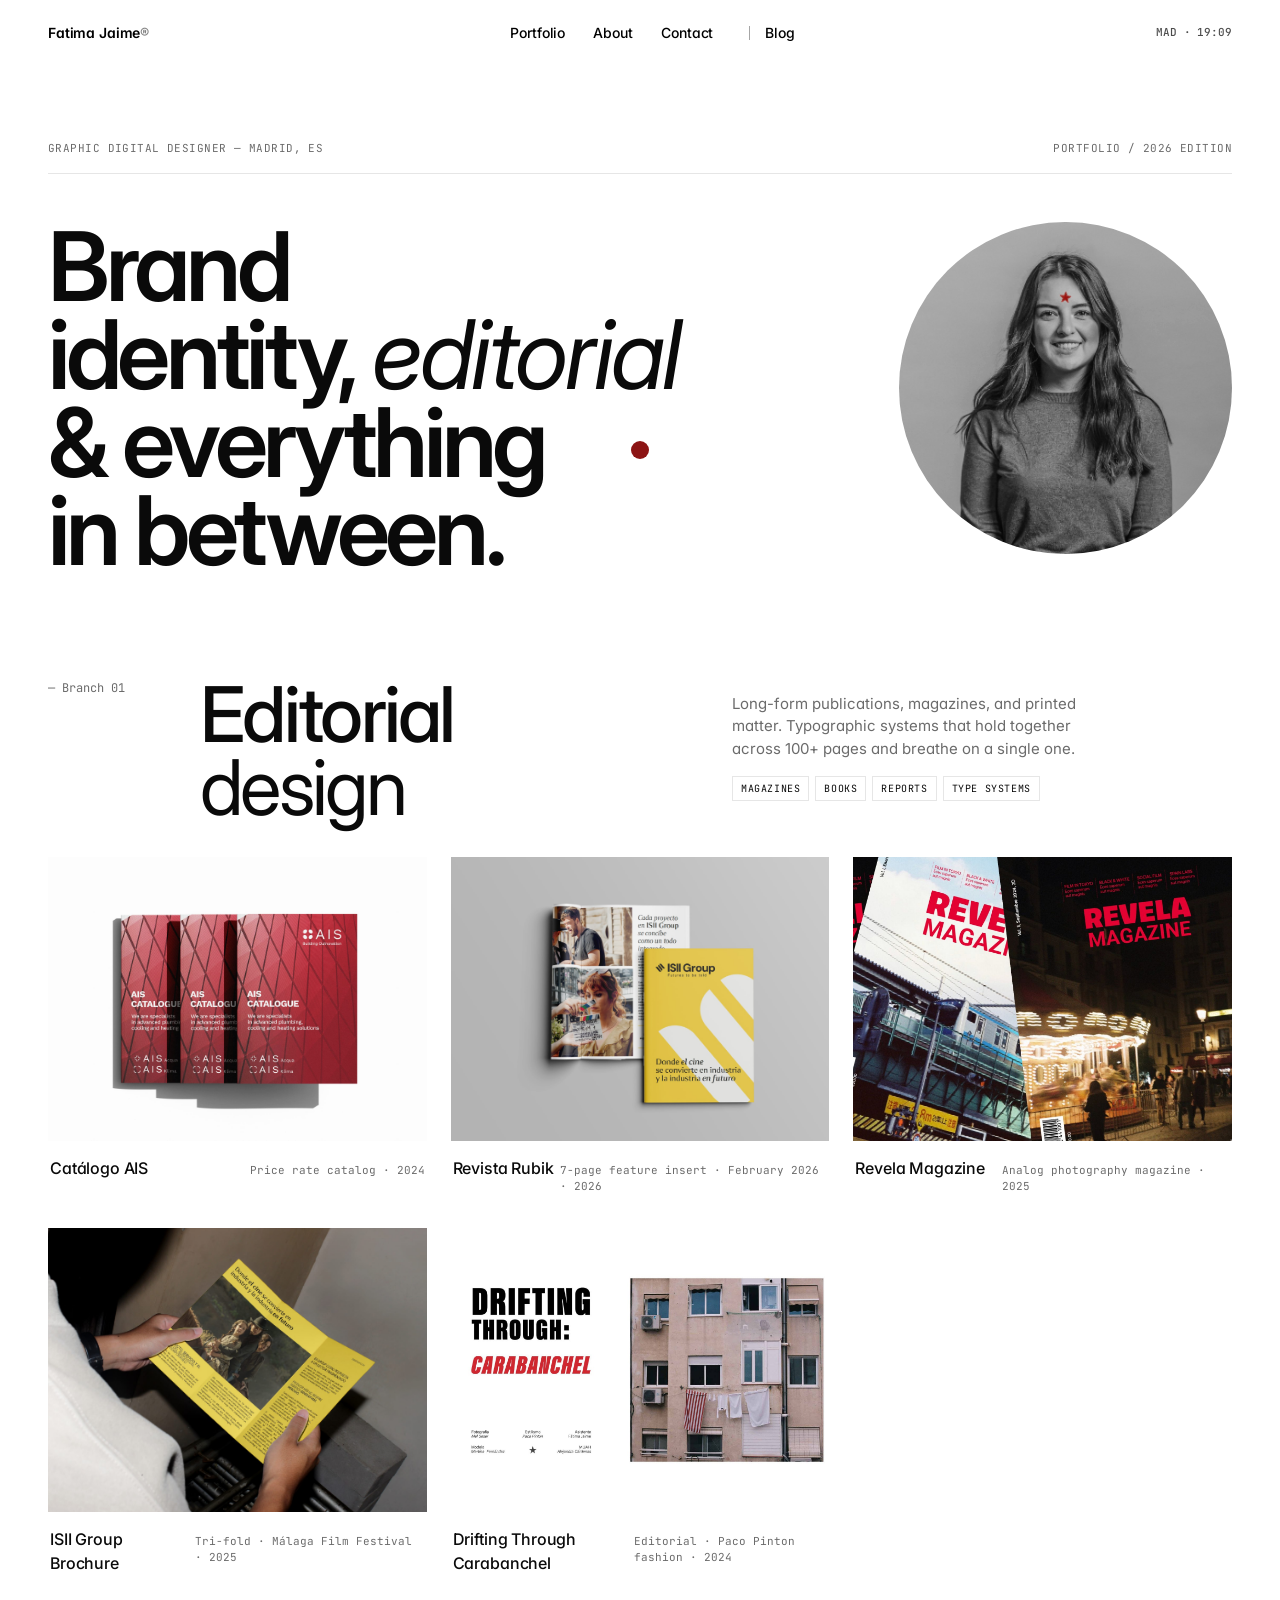
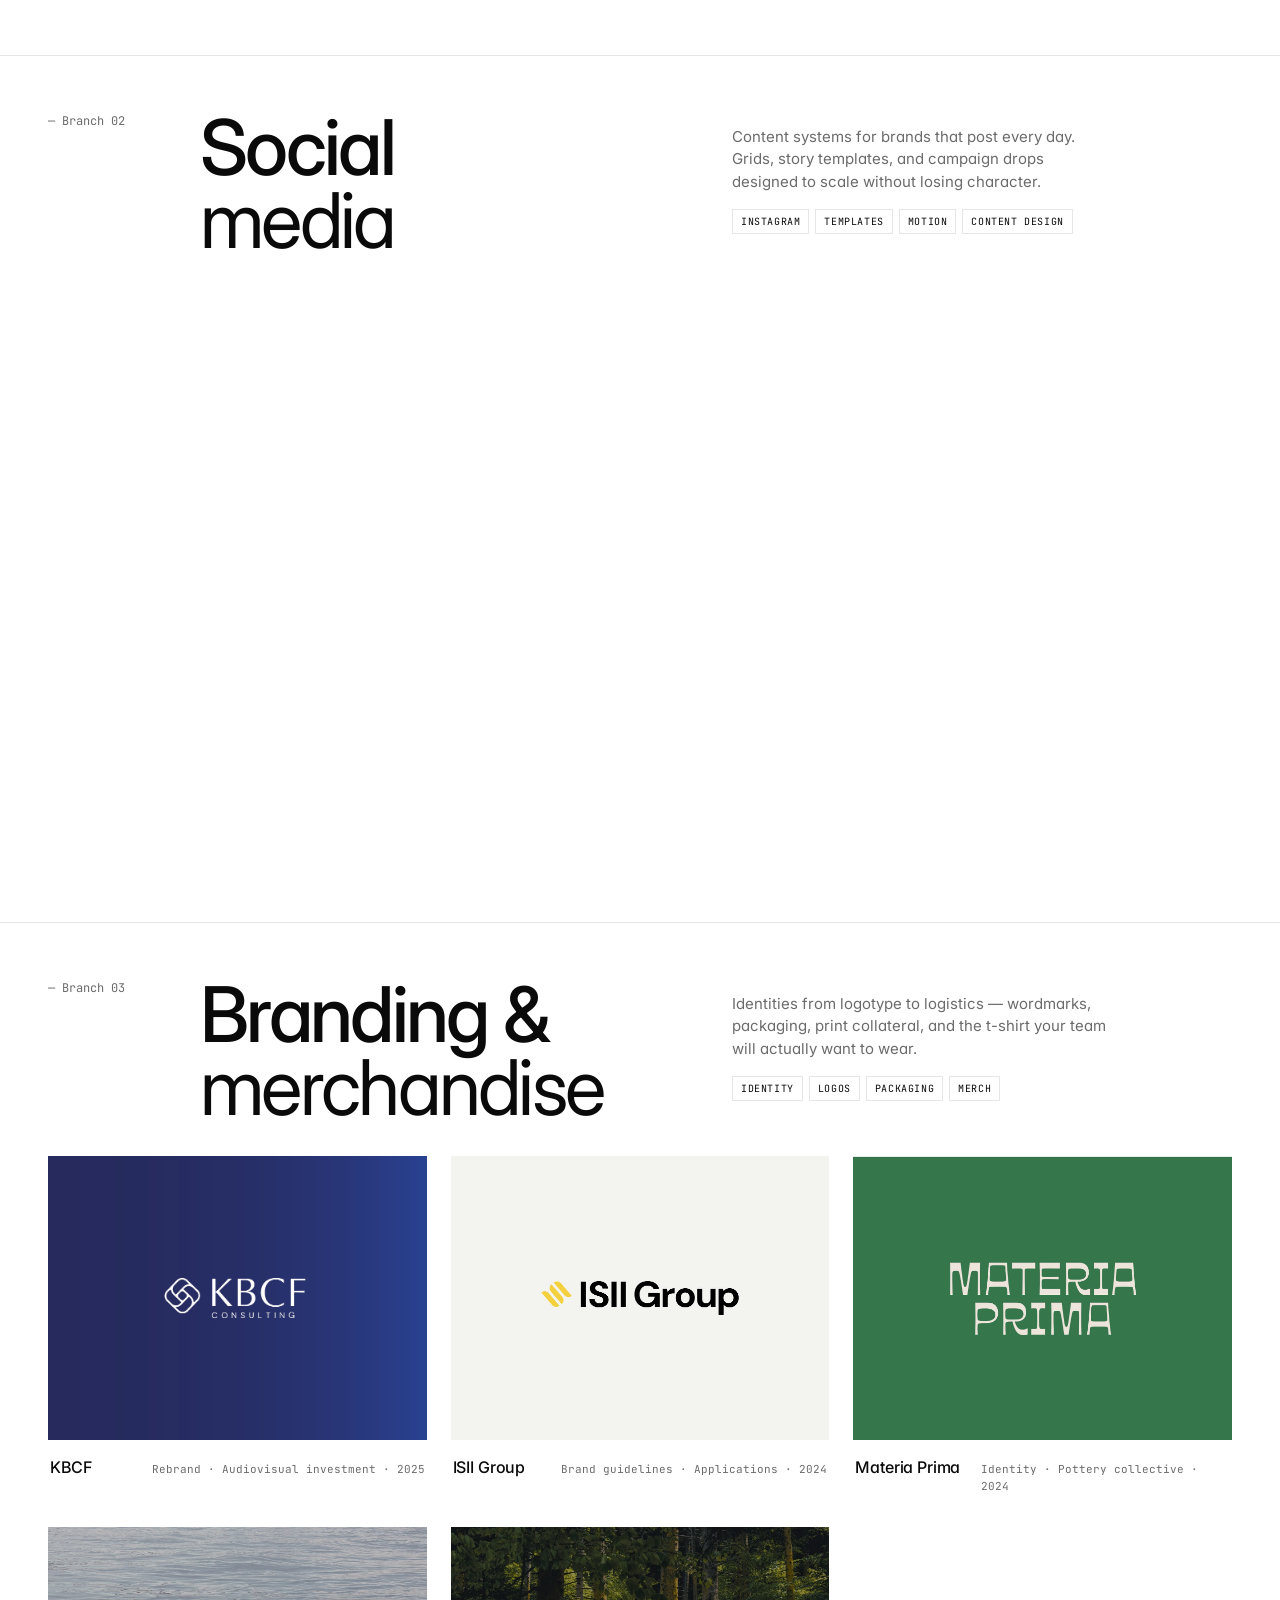
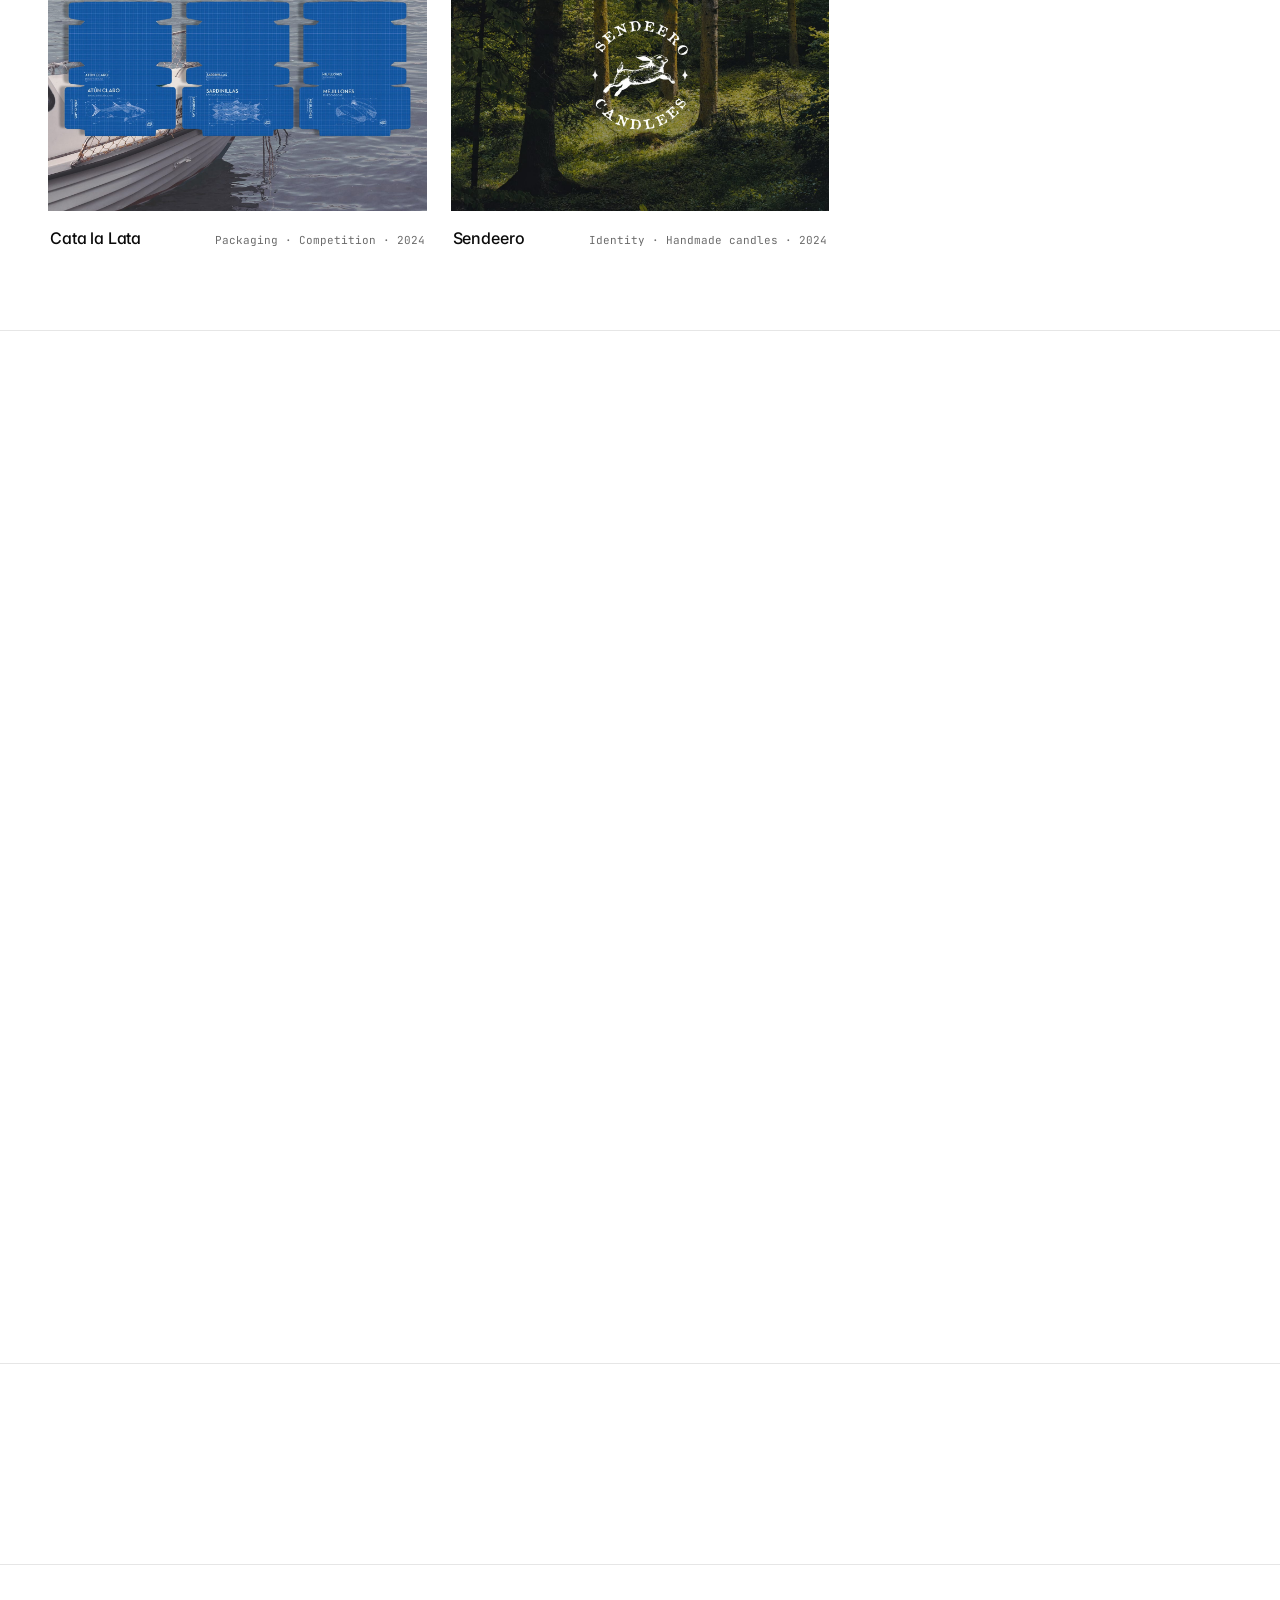
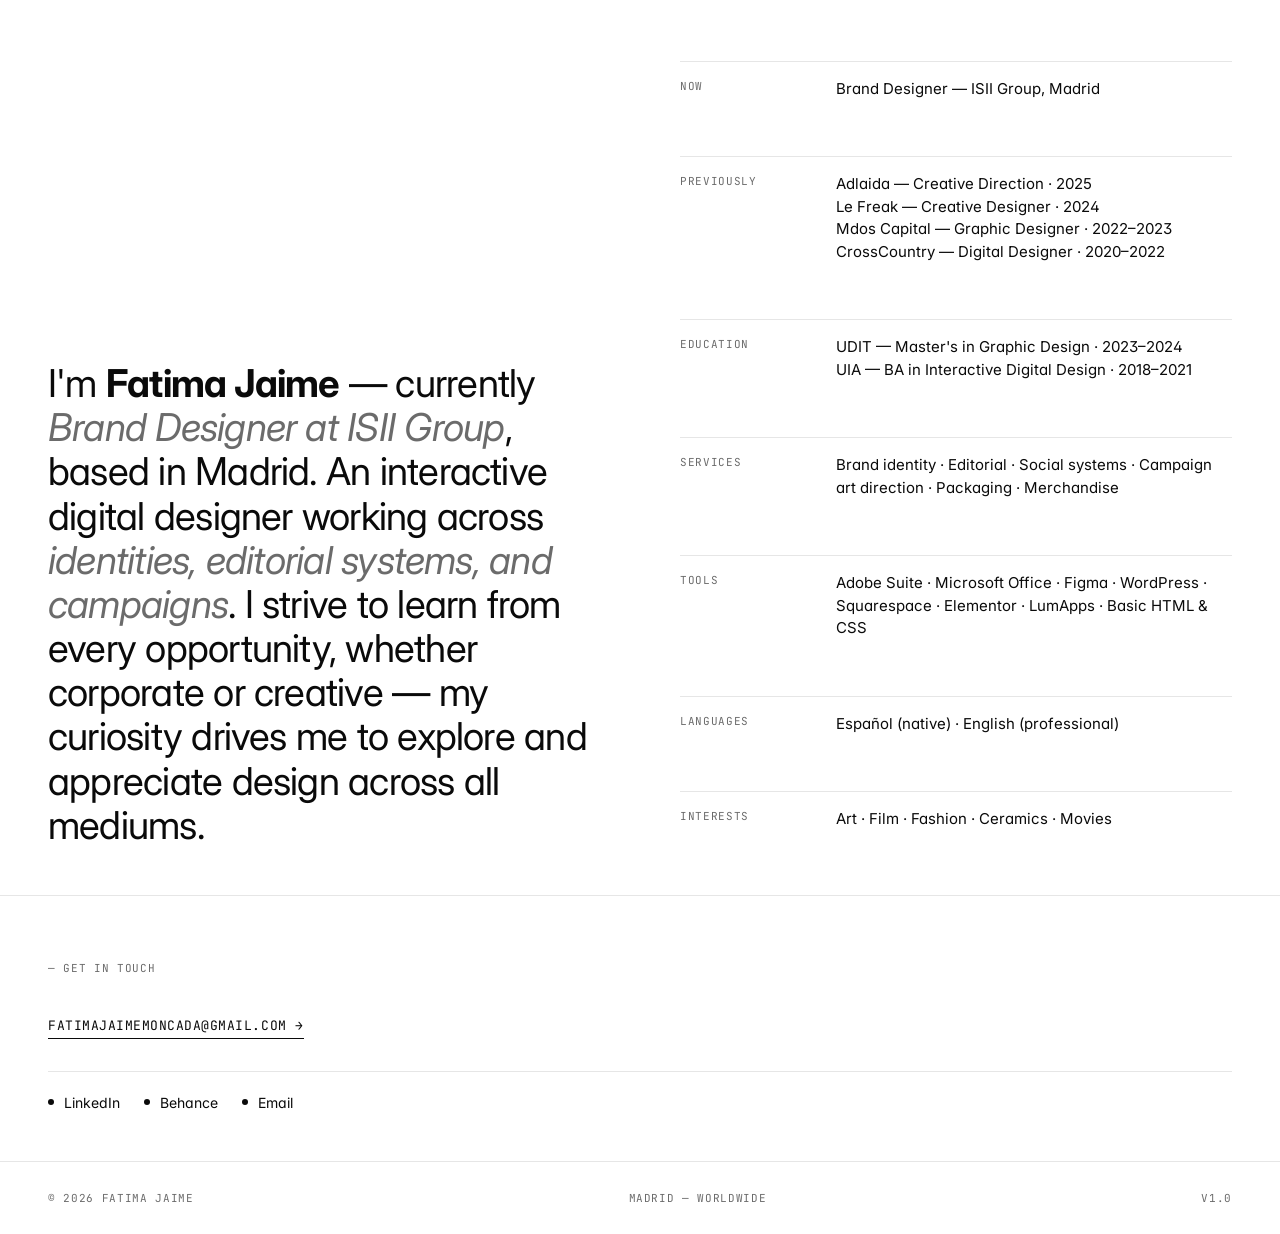
<file: index.html>
<!doctype html>
<html lang="en">
<head>
<meta charset="utf-8" />
<meta name="viewport" content="width=device-width,initial-scale=1" />
<title>Fatima Jaime — Brand Designer</title>
<link rel="preconnect" href="https://fonts.googleapis.com">
<link rel="preconnect" href="https://fonts.gstatic.com" crossorigin>
<link rel="stylesheet" href="https://fonts.googleapis.com/css2?family=Inter:wght@300;400;500;600;700&family=JetBrains+Mono:wght@400;500&display=swap">
<link rel="stylesheet" href="styles.css">
</head>
<body>

<script>
const TWEAKS_DEFAULTS = /*EDITMODE-BEGIN*/{
  "heroStyle": "stacked",
  "workLayout": "uniform",
  "showMarquee": true
}/*EDITMODE-END*/;
</script>

<!-- CUSTOM CURSOR -->
<div class="cursor-dot" id="cursorDot"></div>

<!-- NAV -->
<nav class="nav">
  <a class="brand" href="#top">Fatima Jaime<span style="opacity:.5">®</span></a>
  <div class="links">
    <a href="#work">Portfolio</a>
    <a href="#about">About</a>
    <a href="#contact">Contact</a>
    <a href="blog.html" class="split">Blog</a>
  </div>
  <div class="time" id="clock">MAD · 00:00</div>
</nav>

<!-- HERO -->
<section class="hero" id="top">
  <div class="eyebrow mono" data-reveal>
    <span>Graphic digital designer — Madrid, ES</span>
    <span>Portfolio / 2026 Edition</span>
  </div>

  <h1 class="title" data-reveal id="heroTitle">
    Brand<br/>
    identity, <span class="it">editorial</span><br/>
    &amp; everything<br/>
    in between.
  </h1>

  <div class="portrait" data-reveal>
    <img src="assets/fati.jpg" alt="Fatima Jaime">
  </div>
</section>

<!-- WORK -->
<section id="work">

  <!-- BRANCH: EDITORIAL -->
  <div class="branch" id="editorial">
    <div class="branch-head" data-reveal>
      <span class="idx">— Branch 01</span>
      <h2>Editorial<br/><em>design</em></h2>
      <div class="desc">
        Long-form publications, magazines, and printed matter. Typographic systems that hold together across 100+ pages and breathe on a single one.
        <div class="tags">
          <span>Magazines</span><span>Books</span><span>Reports</span><span>Type systems</span>
        </div>
      </div>
    </div>
    <div class="grid cols-mixed" id="grid-editorial"></div>
  </div>

  <!-- BRANCH: SOCIAL -->
  <div class="branch" id="social">
    <div class="branch-head" data-reveal>
      <span class="idx">— Branch 02</span>
      <h2>Social<br/><em>media</em></h2>
      <div class="desc">
        Content systems for brands that post every day. Grids, story templates, and campaign drops designed to scale without losing character.
        <div class="tags">
          <span>Instagram</span><span>Templates</span><span>Motion</span><span>Content design</span>
        </div>
      </div>
    </div>
    <div class="grid cols-3" id="grid-social"></div>
  </div>

  <!-- BRANCH: BRANDING -->
  <div class="branch" id="branding">
    <div class="branch-head" data-reveal>
      <span class="idx">— Branch 03</span>
      <h2>Branding &amp;<br/><em>merchandise</em></h2>
      <div class="desc">
        Identities from logotype to logistics — wordmarks, packaging, print collateral, and the t-shirt your team will actually want to wear.
        <div class="tags">
          <span>Identity</span><span>Logos</span><span>Packaging</span><span>Merch</span>
        </div>
      </div>
    </div>
    <div class="grid cols-mixed" id="grid-branding"></div>
  </div>

  <!-- BRANCH: CAMPAIGNS -->
  <div class="branch" id="campaigns">
    <div class="branch-head" data-reveal>
      <span class="idx">— Branch 04</span>
      <h2>Campaigns<br/><em>&amp; corporate</em></h2>
      <div class="desc">
        Integrated campaigns that live across OOH, digital, and internal comms. Built to communicate clearly, first — and then to delight.
        <div class="tags">
          <span>Art direction</span><span>OOH</span><span>Decks</span><span>Corporate</span>
        </div>
      </div>
    </div>
    <div class="grid cols-2" id="grid-campaigns"></div>
  </div>

</section>

<!-- INFO STRIP (Currently / Based in / Experience / Tools) -->
<section class="info-strip">
  <div class="col" data-reveal>
    <h5>Currently</h5>
    <p>Available for brand identity, editorial &amp; campaign work — freelance or full-time.</p>
  </div>
  <div class="col" data-reveal>
    <h5>Based in</h5>
    <p>Madrid, Spain<br/>Working worldwide</p>
  </div>
  <div class="col" data-reveal>
    <h5>Experience</h5>
    <p>4 years across studios and in-house teams.</p>
  </div>
  <div class="col" data-reveal>
    <h5>Tools</h5>
    <p>Adobe Suite, InDesign, Figma, a bit of HTML.</p>
  </div>
</section>

<!-- ABOUT -->
<section class="about" id="about">
  <p class="lead" data-reveal>
    I'm <strong>Fatima Jaime</strong> — currently <em>Brand Designer at ISII Group</em>, based in Madrid. An interactive digital designer working across <em>identities, editorial systems, and campaigns</em>. I strive to learn from every opportunity, whether corporate or creative — my curiosity drives me to explore and appreciate design across all mediums.
  </p>
  <div class="side" data-reveal>
    <div class="kv"><h5>Now</h5><p>Brand Designer — ISII Group, Madrid</p></div>
    <div class="kv"><h5>Previously</h5><p>Adlaida — Creative Direction · 2025<br/>Le Freak — Creative Designer · 2024<br/>Mdos Capital — Graphic Designer · 2022–2023<br/>CrossCountry — Digital Designer · 2020–2022</p></div>
    <div class="kv"><h5>Education</h5><p>UDIT — Master's in Graphic Design · 2023–2024<br/>UIA — BA in Interactive Digital Design · 2018–2021</p></div>
    <div class="kv"><h5>Services</h5><p>Brand identity · Editorial · Social systems · Campaign art direction · Packaging · Merchandise</p></div>
    <div class="kv"><h5>Tools</h5><p>Adobe Suite · Microsoft Office · Figma · WordPress · Squarespace · Elementor · LumApps · Basic HTML &amp; CSS</p></div>
    <div class="kv"><h5>Languages</h5><p>Español (native) · English (professional)</p></div>
    <div class="kv"><h5>Interests</h5><p>Art · Film · Fashion · Ceramics · Movies</p></div>
  </div>
</section>

<!-- CONTACT -->
<section class="contact" id="contact">
  <div class="hint" data-reveal>— Get in touch</div>
  <div style="margin-top:8px" data-reveal>
    <a class="mail mono" style="font-size:13px" href="mailto:fatimajaimemoncada@gmail.com">fatimajaimemoncada@gmail.com →</a>
  </div>
  <div class="socials" data-reveal>
    <a href="https://www.linkedin.com/in/fatima-jaime-moncada-629b0825b/" target="_blank" rel="noopener"><span class="dot"></span> LinkedIn</a>
    <a href="https://www.behance.net/upsfatt" target="_blank" rel="noopener"><span class="dot"></span> Behance</a>
    <a href="mailto:fatimajaimemoncada@gmail.com"><span class="dot"></span> Email</a>
  </div>
</section>

<footer>
  <span>© 2026 Fatima Jaime</span>
  <span>Madrid — Worldwide</span>
  <span>v1.0</span>
</footer>

<!-- TWEAKS -->
<div class="tweaks" id="tweaks">
  <h4>Tweaks <button class="x" id="closeTweaks">×</button></h4>
  <div class="row">
    <label>Hero wording</label>
    <select id="tw-hero">
      <option value="stacked">Stacked (default)</option>
      <option value="short">Short & loud</option>
      <option value="quiet">Quiet introduction</option>
    </select>
  </div>
  <div class="row">
    <label>Work grid layout</label>
    <select id="tw-layout">
      <option value="mixed">Mixed asymmetric</option>
      <option value="uniform">Uniform 3-column</option>
      <option value="tall">Tall gallery</option>
    </select>
  </div>
  <div class="row">
    <label>Marquee strip</label>
    <select id="tw-marquee">
      <option value="true">Show</option>
      <option value="false">Hide</option>
    </select>
  </div>
</div>

<!-- LIGHTBOX -->
<div class="lightbox" id="lightbox" aria-hidden="true">
  <div class="lb-meta"></div>
  <div class="lb-stage"></div>
</div>

<script src="portfolio.js"></script>

</body>
</html>
</file>
<file: styles.css>
:root{
  --bg:#ffffff;
  --fg:#0a0a0a;
  --muted:#6b6b6b;
  --hair:#e6e6e6;
  --hair-2:#f2f2f2;
  --max:1440px;
  --pad:48px;
  --ease: cubic-bezier(.2,.7,.2,1);
}
*{box-sizing:border-box;margin:0;padding:0}

/* ---------- CUSTOM CURSOR ---------- */
html, body{cursor:none}
a, button, input, select, textarea, .tile, [role=button]{cursor:none}
.cursor-dot{
  position:fixed;
  top:0;left:0;
  width:18px;height:18px;
  background:#8c1414;
  border-radius:50%;
  pointer-events:none;
  z-index:9999;
  transform:translate3d(-50%,-50%,0);
  transition: width .25s var(--ease), height .25s var(--ease), background .2s var(--ease);
  will-change: transform;
}
.cursor-dot.hover{
  width:44px;height:44px;
  background:#6e0c0c;
}
.cursor-dot.click{
  width:10px;height:10px;
}
@media (hover:none){
  html,body,a,button,.tile{cursor:auto}
  .cursor-dot{display:none}
}
html,body{background:var(--bg);color:var(--fg);-webkit-font-smoothing:antialiased;text-rendering:optimizeLegibility;-webkit-tap-highlight-color:transparent}
body{
  font-family:"Inter","Inter Display",system-ui,sans-serif;
  font-feature-settings:"ss01","cv11";
  font-size:16px;
  line-height:1.5;
  font-weight:400;
  overflow-x:hidden;
  overflow-wrap:break-word;
}
a{color:inherit;text-decoration:none}
img{display:block;max-width:100%}
.mono{font-family:"JetBrains Mono",ui-monospace,monospace;font-size:11px;letter-spacing:.04em;text-transform:uppercase}

/* ---------- NAV ---------- */
.nav{
  position:fixed;top:0;left:0;right:0;z-index:50;
  display:flex;align-items:center;justify-content:space-between;
  padding:22px var(--pad);
  mix-blend-mode:difference;color:#fff;
  font-weight:500;
  letter-spacing:-.005em;
  transition: transform .35s var(--ease);
}
.nav.nav-hidden{transform:translateY(-100%)}
.nav.is-scrolled{
  mix-blend-mode:normal;color:var(--fg);
  background:rgba(255,255,255,.88);
  backdrop-filter:blur(12px);
  -webkit-backdrop-filter:blur(12px);
  border-bottom:1px solid var(--hair);
}
.nav .links{display:flex;gap:28px}
.nav .links a{position:relative;font-size:14px}
.nav .links a::after{
  content:"";position:absolute;left:0;right:0;bottom:-4px;height:1px;background:currentColor;
  transform:scaleX(0);transform-origin:left;transition:transform .5s var(--ease);
}
.nav .links a:hover::after{transform:scaleX(1)}
.nav .links a.is-active::after{transform:scaleX(1)}
.nav .links a.split{margin-left:24px;position:relative}
.nav .links a.split::before{
  content:"";position:absolute;left:-16px;top:50%;
  transform:translateY(-50%);
  width:1px;height:14px;background:currentColor;opacity:.35;
}
.nav .brand{font-weight:600;font-size:14px;letter-spacing:-.01em}
.nav .time{font-family:"JetBrains Mono",monospace;font-size:11px;opacity:.7}

/* ---------- HERO ---------- */
.hero{
  min-height:auto;
  padding:140px var(--pad) 48px;
  display:grid;
  grid-template-columns: minmax(0, 1fr) min(26vw, 340px);
  column-gap:48px;
  row-gap:48px;
  align-items:start;
}
.hero .eyebrow{
  grid-column: 1 / -1;
  display:flex;justify-content:space-between;align-items:baseline;
  color:var(--muted);
  border-bottom:1px solid var(--hair);
  padding-bottom:16px;
}
.hero .title{
  grid-column: 1 / 2;
  font-family:"Inter","Inter Display",sans-serif;
  font-weight:600;
  font-size: clamp(42px, 7.5vw, 126px);
  line-height:.92;
  letter-spacing:-.045em;
  text-wrap:balance;
}
.hero .title .it{font-style:italic;font-weight:400;letter-spacing:-.03em}
.hero .portrait{
  grid-column: 2 / 3;
  grid-row: 2 / 3;
  align-self:start;
  width:100%;
  aspect-ratio: 1/1;
  overflow:hidden;
  border-radius:50%;
  filter: saturate(1.15) contrast(1.02);
}
.hero .portrait img{width:100%;height:100%;object-fit:cover;transition:transform 1.2s var(--ease)}
.hero .portrait:hover img{transform:scale(1.03)}
@media (max-width:900px){
  .hero{grid-template-columns: 1fr}
  .hero .title,.hero .portrait{grid-column:1 / -1}
  .hero .portrait{width:60vw;margin-top:8px}
}

/* ---------- INFO STRIP ---------- */
.info-strip{
  padding:48px var(--pad) 80px;
  display:grid;
  grid-template-columns: 1.2fr .8fr .8fr .8fr;
  gap:32px;
  border-top:1px solid var(--hair);
  align-items:start;
}
.info-strip .col h5{color:var(--muted);font-weight:400;font-size:12px;letter-spacing:.04em;text-transform:uppercase;margin-bottom:10px}
.info-strip .col p{font-size:15px;line-height:1.45;max-width:34ch}
@media (max-width:900px){
  .info-strip{grid-template-columns:1fr 1fr;gap:24px}
}

/* ---------- MARQUEE ---------- */
.marquee{
  border-top:1px solid var(--hair);
  border-bottom:1px solid var(--hair);
  overflow:hidden;
  padding:28px 0;
}
.marquee-track{
  display:flex;gap:64px;
  white-space:nowrap;
  animation: slide 40s linear infinite;
  font-family:"Inter","Inter Display",sans-serif;
  font-weight:500;
  font-size:clamp(26px,3.8vw,56px);
  letter-spacing:-.03em;
}
.marquee-track span{display:inline-flex;align-items:center;gap:64px}
.marquee-track .star{width:.5em;height:.5em;background:var(--fg);border-radius:50%;display:inline-block}
@keyframes slide{from{transform:translateX(0)}to{transform:translateX(-50%)}}

/* ---------- SECTION HEADER ---------- */
.section{padding:120px var(--pad) 80px}
.sec-head{
  display:grid;grid-template-columns: 120px 1fr auto;gap:32px;
  align-items:baseline;
  border-bottom:1px solid var(--hair);
  padding-bottom:28px;margin-bottom:56px;
}
.sec-head .n{font-family:"JetBrains Mono",monospace;font-size:12px;color:var(--muted)}
.sec-head .t{font-size:clamp(36px,5vw,68px);font-weight:500;letter-spacing:-.035em;line-height:1}
.sec-head .t em{font-weight:400}
.sec-head .c{font-family:"JetBrains Mono",monospace;font-size:11px;color:var(--muted);text-transform:uppercase;letter-spacing:.06em}

/* ---------- BRANCH (work section) ---------- */
.branch + .branch{border-top:1px solid var(--hair)}
.branch-head{
  display:grid;grid-template-columns: 120px 1fr 1fr;gap:32px;
  padding:56px var(--pad) 32px;
  align-items:start;
}
.branch-head .idx{font-family:"JetBrains Mono",monospace;font-size:12px;color:var(--muted)}
.branch-head h2{
  font-weight:500;letter-spacing:-.035em;line-height:.95;
  font-size:clamp(40px,6vw,96px);
}
.branch-head h2 em{font-weight:400;font-style:normal}
.branch-head .desc{max-width:42ch;color:var(--muted);font-size:15px;line-height:1.5;padding-top:14px}
.branch-head .desc .tags{margin-top:16px;display:flex;flex-wrap:wrap;gap:6px}
.branch-head .desc .tags span{
  font-family:"JetBrains Mono",monospace;font-size:10px;
  padding:4px 8px;border:1px solid var(--hair);color:var(--fg);
  text-transform:uppercase;letter-spacing:.06em;
}

.grid{
  display:grid;gap:24px;
  padding:0 var(--pad) 80px;
}
.grid.cols-2{grid-template-columns:repeat(2,1fr)}
.grid.cols-3{grid-template-columns:repeat(3,1fr)}
.grid.cols-mixed{grid-template-columns:repeat(6,1fr)}
.grid.cols-mixed .tile.w2{grid-column:span 2}
.grid.cols-mixed .tile.w3{grid-column:span 3}
.grid.cols-mixed .tile.w4{grid-column:span 4}
.grid.cols-mixed .tile.w6{grid-column:span 6}
@media (max-width:900px){
  .grid.cols-2,.grid.cols-3,.grid.cols-mixed{grid-template-columns:1fr}
  .grid.cols-mixed .tile.w2,.grid.cols-mixed .tile.w3,.grid.cols-mixed .tile.w4,.grid.cols-mixed .tile.w6{grid-column:auto}
}

.tile{
  position:relative;
  display:block;
  overflow:hidden;
  cursor:pointer;
}
.tile .media{
  position:relative;
  width:100%;
  aspect-ratio: 4/3;
  background: var(--hair-2);
  overflow:hidden;
}
.tile.tall .media{aspect-ratio: 3/4}
.tile.wide .media{aspect-ratio: 16/9}
.tile.square .media{aspect-ratio: 1/1}
#grid-editorial .tile .media{aspect-ratio: 4/3 !important}
#grid-social .tile .media{aspect-ratio: 16/9 !important; background:#f5f2ee}
#grid-social .tile .media img{object-fit:cover}
.tile .media svg,
.tile .media img,
.tile .media video{width:100%;height:100%;display:block;object-fit:cover;transition: transform 1s var(--ease)}
.tile:hover .media svg,
.tile:hover .media img,
.tile:hover .media video{transform:scale(1.03)}
.tile .cap{
  display:flex;justify-content:space-between;align-items:baseline;
  padding:14px 2px 0;
  border-top:1px solid transparent;
}
.tile .cap h3{font-weight:500;font-size:16px;letter-spacing:-.01em}
.tile .cap .yr{font-family:"JetBrains Mono",monospace;font-size:11px;color:var(--muted)}
.tile .cap .arr{
  display:inline-block;transform:translateX(-6px);opacity:0;
  transition:transform .5s var(--ease),opacity .5s var(--ease);
  margin-left:8px;
}
.tile:hover .cap .arr{transform:translateX(0);opacity:1}

/* Placeholder textures */
.ph{width:100%;height:100%}
.ph-label{
  position:absolute;left:16px;bottom:16px;
  font-family:"JetBrains Mono",monospace;font-size:10px;
  background:rgba(255,255,255,.9);padding:4px 8px;
  text-transform:uppercase;letter-spacing:.06em;color:var(--fg);
}

/* ---------- ABOUT ---------- */
.about{
  padding:96px var(--pad) 48px;
  display:grid;grid-template-columns: 1fr 1fr; gap:80px;
  border-top:1px solid var(--hair);
  align-items:end;
}
.about .lead{
  font-size:clamp(28px,3vw,44px);
  font-weight:400;
  letter-spacing:-.02em;
  line-height:1.15;
  text-wrap:balance;
}
.about .lead em{font-weight:400;color:var(--muted)}
.about .side{display:flex;flex-direction:column;gap:40px}
.about .kv{display:grid;grid-template-columns: 140px 1fr;gap:16px;padding:16px 0;border-top:1px solid var(--hair)}
.about .kv h5{font-family:"JetBrains Mono",monospace;font-size:11px;text-transform:uppercase;letter-spacing:.06em;color:var(--muted);font-weight:400}
.about .kv p{font-size:15px;line-height:1.5}
@media (max-width:900px){.about{grid-template-columns:1fr;gap:40px}}

/* ---------- CONTACT ---------- */
.contact{
  padding:64px var(--pad) 48px;
  border-top:1px solid var(--hair);
  text-align:left;
}
.contact .hint{font-family:"JetBrains Mono",monospace;font-size:11px;color:var(--muted);text-transform:uppercase;letter-spacing:.06em;margin-bottom:32px}
.contact h2{
  font-size:clamp(60px,12vw,220px);
  font-weight:500;letter-spacing:-.045em;line-height:.9;
}
.contact h2 em{font-weight:400;font-style:italic}
.contact .mail{
  display:inline-flex;align-items:center;gap:8px;
  border-bottom:1px solid var(--fg);
  padding-bottom:2px;margin-top:8px;
  transition:padding .3s var(--ease);
}
.contact .mail:hover{padding-right:14px}
.contact .socials{
  margin-top:32px;display:flex;gap:24px;flex-wrap:wrap;
  padding-top:20px;border-top:1px solid var(--hair);
}
.contact .socials a{
  display:flex;align-items:center;gap:10px;font-size:14px;
}
.contact .socials a .dot{width:6px;height:6px;background:var(--fg);border-radius:50%}

/* ---------- FOOTER ---------- */
footer{
  padding:28px var(--pad);
  border-top:1px solid var(--hair);
  display:flex;justify-content:space-between;align-items:center;
  color:var(--muted);
  font-family:"JetBrains Mono",monospace;font-size:11px;
  text-transform:uppercase;letter-spacing:.06em;
}

/* ---------- REVEAL ---------- */
[data-reveal]{
  opacity:0;transform:translateY(24px);
  transition: opacity .9s var(--ease), transform .9s var(--ease);
}
[data-reveal].in{opacity:1;transform:none}

/* ---------- TWEAKS PANEL ---------- */
.tweaks{
  position:fixed;right:16px;bottom:16px;z-index:100;
  background:#fff;border:1px solid var(--fg);
  padding:16px;width:280px;
  font-family:"JetBrains Mono",monospace;font-size:11px;
  display:none;
}
.tweaks.open{display:block}
.tweaks h4{text-transform:uppercase;letter-spacing:.08em;font-weight:500;margin-bottom:14px;display:flex;justify-content:space-between;align-items:center}
.tweaks .row{margin-bottom:12px}
.tweaks .row label{display:block;color:var(--muted);margin-bottom:6px;text-transform:uppercase;letter-spacing:.06em}
.tweaks select,.tweaks input[type=text]{
  width:100%;padding:6px 8px;border:1px solid var(--hair);font-family:inherit;font-size:11px;background:#fff;
}
.tweaks button.x{background:none;border:none;cursor:pointer;font-family:inherit;font-size:14px}

/* ---------- BLOG PAGE — Design Scroll of the Month ---------- */
/* Standalone-page hero (no portrait, simpler than .hero) */
.blog-page-head{
  padding:140px var(--pad) 48px;
  display:flex;flex-direction:column;gap:32px;
  border-bottom:1px solid var(--hair);
}
.blog-page-head .eyebrow{
  display:flex;justify-content:space-between;align-items:baseline;gap:16px;
  color:var(--muted);
  border-bottom:1px solid var(--hair);
  padding-bottom:16px;
}
.blog-page-head h1{
  font-family:"Inter","Inter Display",sans-serif;
  font-weight:500;
  font-size: clamp(42px, 7.5vw, 110px);
  line-height:.95;
  letter-spacing:-.04em;
  text-wrap:balance;
}
.blog-page-head h1 em{font-weight:400;font-style:italic;color:var(--muted)}
.blog-page-head .blog-page-intro{
  font-size:clamp(17px,1.6vw,21px);
  color:var(--muted);
  max-width:64ch;
  line-height:1.5;
}

/* Language toggle: only the matching language shows */
[data-lang-text]{display:none}
html[data-blog-lang="es"] [data-lang-text="es"]{display:inline}
html[data-blog-lang="en"] [data-lang-text="en"]{display:inline}
.blog-controls{
  display:flex;justify-content:space-between;align-items:center;gap:16px;
  padding:32px var(--pad);flex-wrap:wrap;
  border-bottom:1px solid var(--hair);
}
.blog-month-picker{display:inline-flex;align-items:center;gap:14px}
.blog-controls label{
  font-family:"JetBrains Mono",monospace;font-size:11px;
  text-transform:uppercase;letter-spacing:.06em;color:var(--muted);
}
.lang-toggle{
  display:inline-flex;align-items:stretch;
  border:1px solid var(--fg);
  font-family:"JetBrains Mono",monospace;font-size:11px;
  text-transform:uppercase;letter-spacing:.06em;
}
.lang-toggle button{
  background:none;border:none;font:inherit;color:var(--fg);
  padding:7px 14px;cursor:none;
  text-transform:inherit;letter-spacing:inherit;
  border-right:1px solid var(--fg);
  transition: background .2s var(--ease), color .2s var(--ease);
}
.lang-toggle button:last-child{border-right:none}
.lang-toggle button.active{background:var(--fg);color:#fff}
.lang-toggle button:not(.active):hover{background:var(--hair-2)}
.blog-controls select{
  font-family:"JetBrains Mono",monospace;font-size:12px;
  padding:8px 36px 8px 14px;
  border:1px solid var(--fg);background:#fff;color:var(--fg);
  text-transform:uppercase;letter-spacing:.04em;
  cursor:none;appearance:none;-webkit-appearance:none;
  background-image:url("data:image/svg+xml;utf8,<svg xmlns='http://www.w3.org/2000/svg' viewBox='0 0 12 8'><path d='M1 1l5 5 5-5' stroke='black' fill='none' stroke-width='1.4'/></svg>");
  background-repeat:no-repeat;background-position:right 12px center;background-size:10px;
}
.blog-feed{padding:48px var(--pad) 96px;overflow:hidden}
.blog-post{
  --break-color: var(--hair-2);
}
.blog-post + .blog-post{
  border-top:1px solid var(--hair);
  margin-top:96px;
  padding-top:96px;
}
/* Constrain prose to a comfortable reading column */
.blog-post-title,
.blog-post > p,
.blog-post > .blog-links{
  max-width:65ch;
  margin-left:auto;
  margin-right:auto;
}
.blog-post-title{
  font-size:clamp(28px,3.4vw,44px);
  font-weight:500;letter-spacing:-.025em;line-height:1.05;
  text-wrap:balance;
  margin-bottom:32px;
}
.blog-post > p{
  font-size:16px;line-height:1.65;color:var(--fg);
  margin-bottom:18px;
}
.blog-post > p + p{margin-top:0}
.blog-links{
  margin-top:40px;display:flex;gap:18px;flex-wrap:wrap;
  font-family:"JetBrains Mono",monospace;font-size:11px;
  text-transform:uppercase;letter-spacing:.06em;
}
.blog-links a{
  border-bottom:1px solid var(--fg);padding-bottom:2px;
  transition:padding .3s var(--ease);
}
.blog-links a:hover{padding-right:8px}

/* Full-bleed colored panel framing the inserted image(s) */
.blog-break{
  background: var(--break-color);
  margin: 56px calc(-1 * var(--pad));
  padding: 80px var(--pad);
  display:flex;justify-content:center;align-items:center;
  gap:32px;flex-wrap:wrap;
}
.blog-break-img{
  max-width:420px;width:100%;
  background:#fff;
  box-shadow: 0 4px 24px rgba(0,0,0,.06);
}
.blog-break-img img,.blog-break-img video{
  width:100%;height:auto;display:block;
}

/* ---------- LIGHTBOX ---------- */
.lightbox{
  position:fixed;inset:0;z-index:200;
  background:rgba(255,255,255,.98);
  display:none;flex-direction:column;
}
.lightbox.open{display:flex}
.lb-meta{
  padding:20px 32px;border-bottom:1px solid var(--hair);
  background:#fff;
}
.lb-head{display:flex;justify-content:space-between;align-items:flex-start;gap:24px}
.lb-title{font-size:22px;font-weight:500;letter-spacing:-.02em}
.lb-sub{font-family:"JetBrains Mono",monospace;font-size:11px;color:var(--muted);text-transform:uppercase;letter-spacing:.06em;margin-top:4px}
.lb-desc{margin-top:10px;max-width:68ch;font-size:14px;color:var(--muted);line-height:1.5}
.lb-nav{display:flex;align-items:center;gap:10px}
.lb-count{font-family:"JetBrains Mono",monospace;font-size:11px;color:var(--muted);margin-right:8px}
.lb-btn{
  width:36px;height:36px;border:1px solid var(--hair);background:#fff;
  font-size:16px;cursor:none;font-family:inherit;
  display:inline-flex;align-items:center;justify-content:center;
}
.lb-btn:hover{background:var(--fg);color:#fff}
.lb-x{font-size:22px}
.lb-stage{
  flex:1;overflow-y:auto;padding:32px;
  display:flex;flex-direction:column;gap:24px;align-items:center;
  background:#fafafa;
}
.lb-stage img,
.lb-stage video{
  max-width:min(1100px, 100%);
  width:100%;height:auto;display:block;
  box-shadow:0 8px 32px rgba(0,0,0,.08);
}
/* Portrait videos (IG stories) — cap height instead of width */
.lb-stage video{
  max-height:80vh;
  width:auto;
  max-width:min(560px, 100%);
  object-fit:contain;
  background:#000;
}

/* ---------- MOBILE / iOS ---------- */
@media (max-width:900px){
  :root{--pad:24px}
  .nav{padding:14px var(--pad)}
  .nav .links{gap:14px}
  .nav .links a{font-size:13px}
  .nav .links a.split{margin-left:12px}
  .nav .links a.split::before{left:-8px;height:11px}
  .nav .time{display:none}
  .hero{padding:108px var(--pad) 32px;column-gap:24px;row-gap:32px}
  .hero .title{
    font-size: clamp(40px, 11vw, 84px);
    letter-spacing:-.04em;
    hyphens:auto;-webkit-hyphens:auto;
  }
  .marquee{padding:18px 0}
  .marquee-track{gap:36px;font-size:clamp(22px,7vw,44px)}
  .marquee-track span{gap:36px}
  .section{padding:72px var(--pad) 48px}
  .branch-head{
    grid-template-columns:1fr;
    padding:48px var(--pad) 24px;
    gap:14px;
  }
  .branch-head h2{font-size:clamp(36px,10vw,64px);line-height:.98}
  .branch-head .desc{padding-top:0;font-size:14px}
  .sec-head{grid-template-columns:1fr;gap:10px;padding-bottom:20px;margin-bottom:32px}
  .grid{padding:0 var(--pad) 56px;gap:14px}
  .info-strip{padding:32px var(--pad) 56px;gap:20px}
  .about{padding:64px var(--pad) 32px;gap:32px}
  .about .lead{font-size:clamp(22px,5.4vw,32px)}
  .about .kv{grid-template-columns:120px 1fr;gap:12px;padding:12px 0}
  .about .kv p{font-size:14px}
  .contact{padding:48px var(--pad) 32px}
  .contact h2{
    font-size:clamp(48px,16vw,120px);
    letter-spacing:-.04em;line-height:.92;
    hyphens:auto;-webkit-hyphens:auto;
  }
  .contact .socials{gap:14px}
  footer{flex-wrap:wrap;gap:8px;padding:24px var(--pad)}
  .lb-meta{padding:14px 18px}
  .lb-stage{padding:16px;gap:14px}
  .lb-head{flex-direction:column;gap:14px}
  .lb-title{font-size:18px}
  .lb-nav{align-self:flex-end}
  .lb-stage video{max-width:100%;max-height:70vh}
  .blog-page-head{padding:108px var(--pad) 32px;gap:20px}
  .blog-page-head h1{font-size: clamp(40px, 11vw, 72px)}
  .blog-page-head .blog-page-intro{font-size:15px}
  .blog-controls{padding:24px var(--pad);justify-content:flex-start;gap:12px}
  .blog-feed{padding:32px var(--pad) 64px}
  .blog-post + .blog-post{margin-top:56px;padding-top:56px}
  .blog-post-title{margin-bottom:24px}
  .blog-break{margin:36px calc(-1 * var(--pad));padding:40px var(--pad);gap:20px}
  .blog-break-img{max-width:340px}
}
@media (max-width:520px){
  :root{--pad:18px}
  .nav .brand span{display:none}
  .hero .portrait{width:70vw;margin:0 auto}
  .info-strip{grid-template-columns:1fr}
  .branch-head .tags span{font-size:9px}
  .lb-btn{width:32px;height:32px}
}
/* Hide custom-cursor work entirely on touch / iOS */
@media (hover:none),(pointer:coarse){
  html,body,a,button,input,select,textarea,.tile,[role=button]{cursor:auto}
  .cursor-dot{display:none !important}
  .nav{mix-blend-mode:normal;background:rgba(255,255,255,.92);backdrop-filter:blur(8px);-webkit-backdrop-filter:blur(8px);color:var(--fg)}
  .tile .cap .arr{transform:none;opacity:1}
}
</file>
